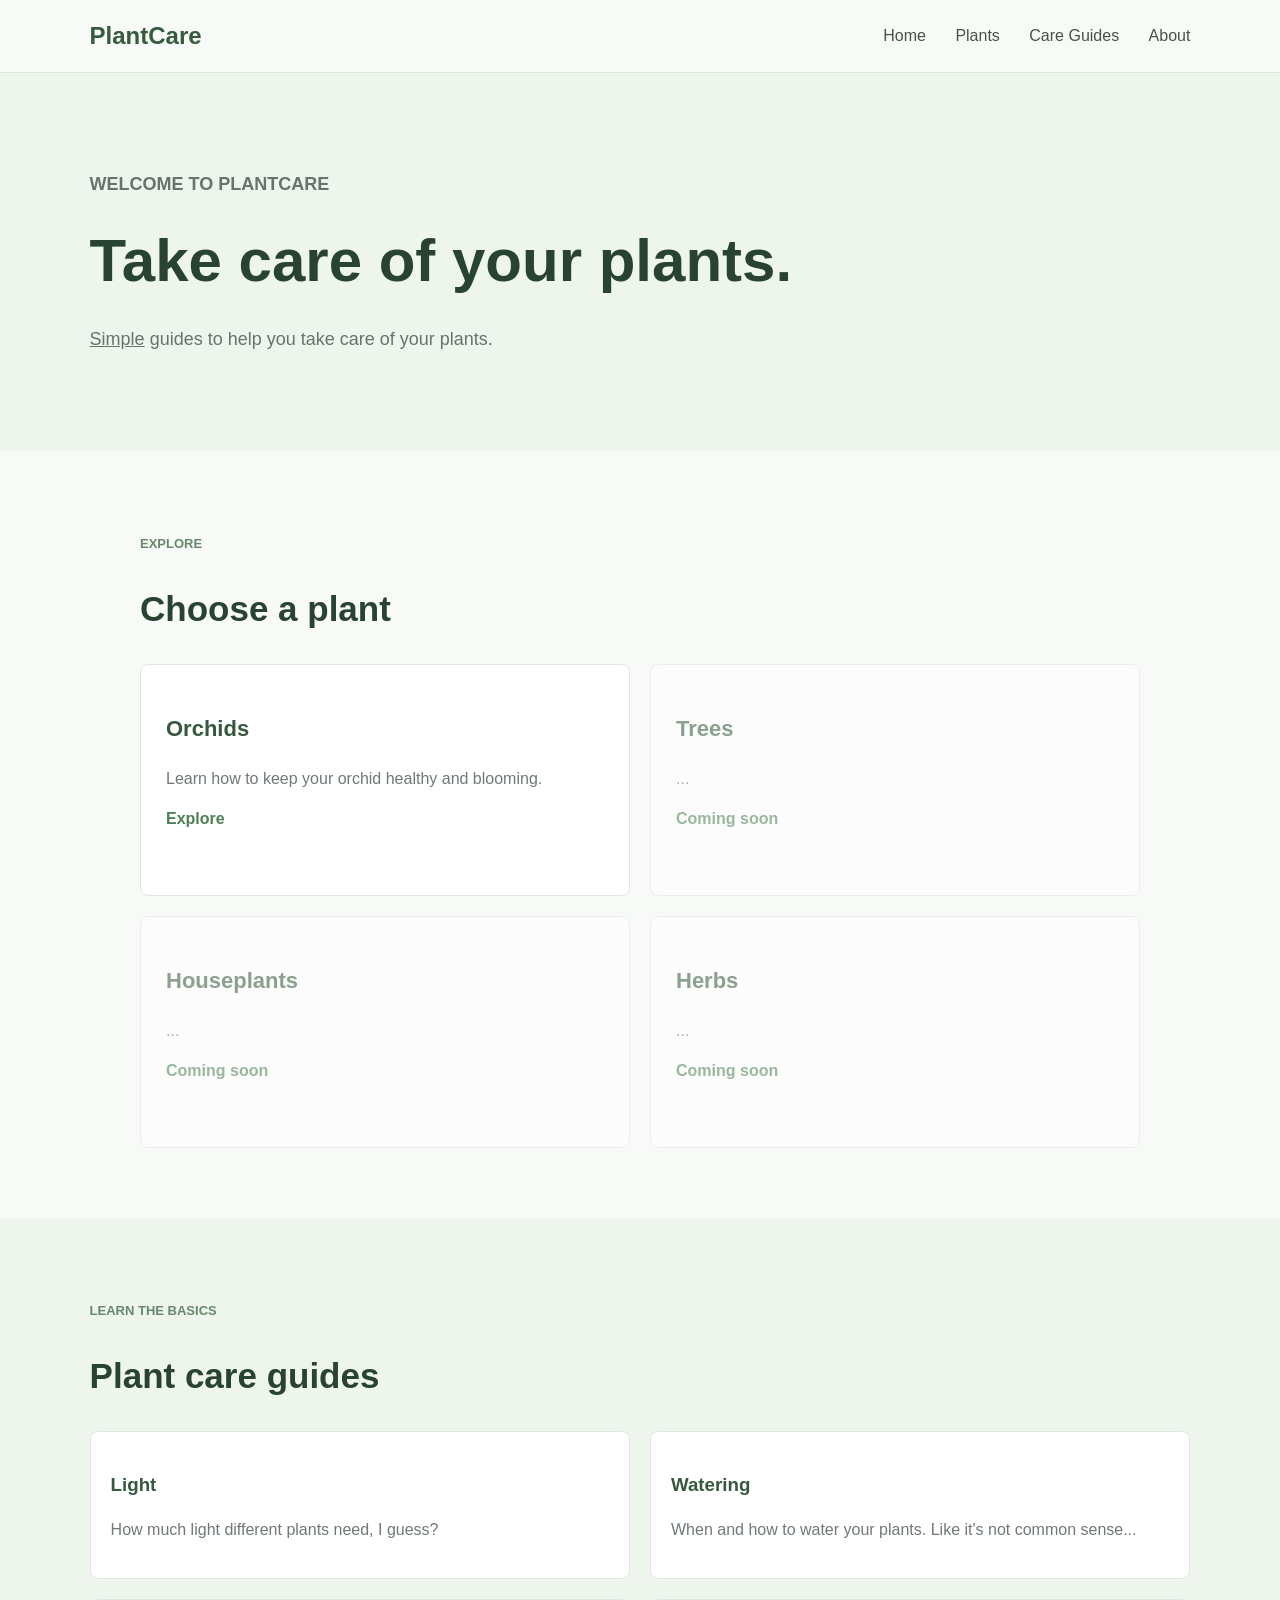
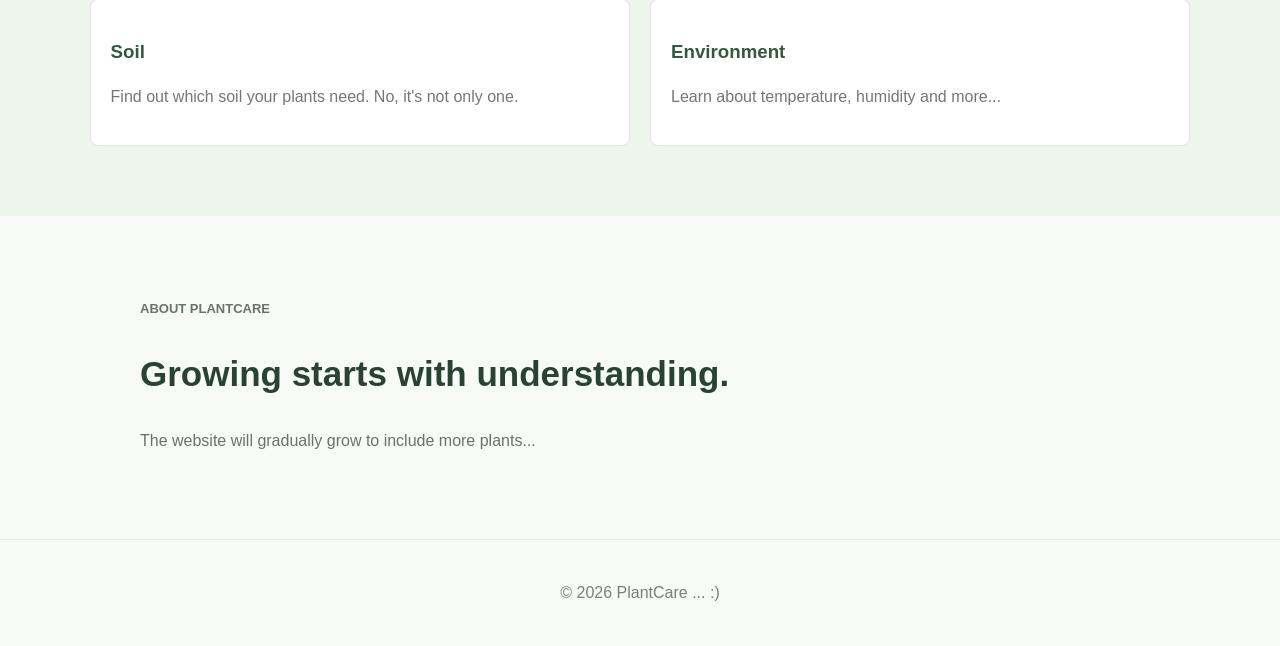
<file: index.html>
<!DOCTYPE html>
<html lang="en">
<head>
    <meta charset="UTF-8">
    <meta name="viewport" content="width=device-width, initial-scale=1.0">
    <title>PlantCare</title>
    <link rel="stylesheet" href="styles.css">
</head>
<body>
    <header class="header">
        <a href="index.html" class=
        "logo">PlantCare </a>
        <nav>
            <a href="index.html">Home</a>
            <a href="#plants">Plants</a>
            <a href="#guides">Care Guides</a>
            <a href="#about">About</a>
        </nav>
    </header>

    <main>
        <section class="hero">
                <p class="neco">WELCOME TO PLANTCARE</p>
                <h1>Take care of your plants.</h1>
                <p><u>Simple</u> guides to help you take care of your plants.</p>
        </section>

        <section id="plants" class="section">
            <p class="neco">EXPLORE</p>
            <h2>Choose a plant</h2>
            <div class="plant-grid">
                <a href="orchids.html" class="plantcard">
                    <h3>Orchids</h3>
                    <p>Learn how to keep your orchid healthy and blooming.</p>
                    <span>Explore</span>
                </a>

                <div class="plantcard soon">
                    <h3>Trees</h3>
                    <p>...</p>
                    <span>Coming soon</span>
                </div>

                <div class="plantcard soon">
                    <h3>Houseplants</h3>
                    <p>...</p>
                    <span>Coming soon</span>
                </div>

                <div class="plantcard soon">
                    <h3>Herbs</h3>
                    <p>...</p>
                    <span>Coming soon</span>
                </div>
            </div>
        </section>



        <section id="guides" class="section guides">

            <p class="neco">LEARN THE BASICS</p>
            <h2>Plant care guides</h2>
            <div class="guide-grid">
                <div class="guide">
                    <h3>Light</h3>
                    <p>How much light different plants need, I guess?</p>
                </div>

                <div class="guide">
                    <h3>Watering</h3>
                    <p>When and how to water your plants. Like it's not common sense...</p>
                </div>

                <div class="guide">
                    <h3>Soil</h3>
                    <p>Find out which soil your plants need. No, it's not only one.</p>
                </div>

                <div class="guide">
                    <h3>Environment</h3>
                    <p> Learn about temperature, humidity and more...</p>
                </div>
            </div>
        </section>

        <section id="about" class="section about">
            <p class="neco">ABOUT PLANTCARE</p>
            <h2>Growing starts with understanding.</h2>
            <p>The website will gradually grow to include more plants...</p>
        </section>
    </main>

    <footer>

        <p> © 2026 PlantCare ... :&#41</p>

    </footer>

</body>
</html>
</file>
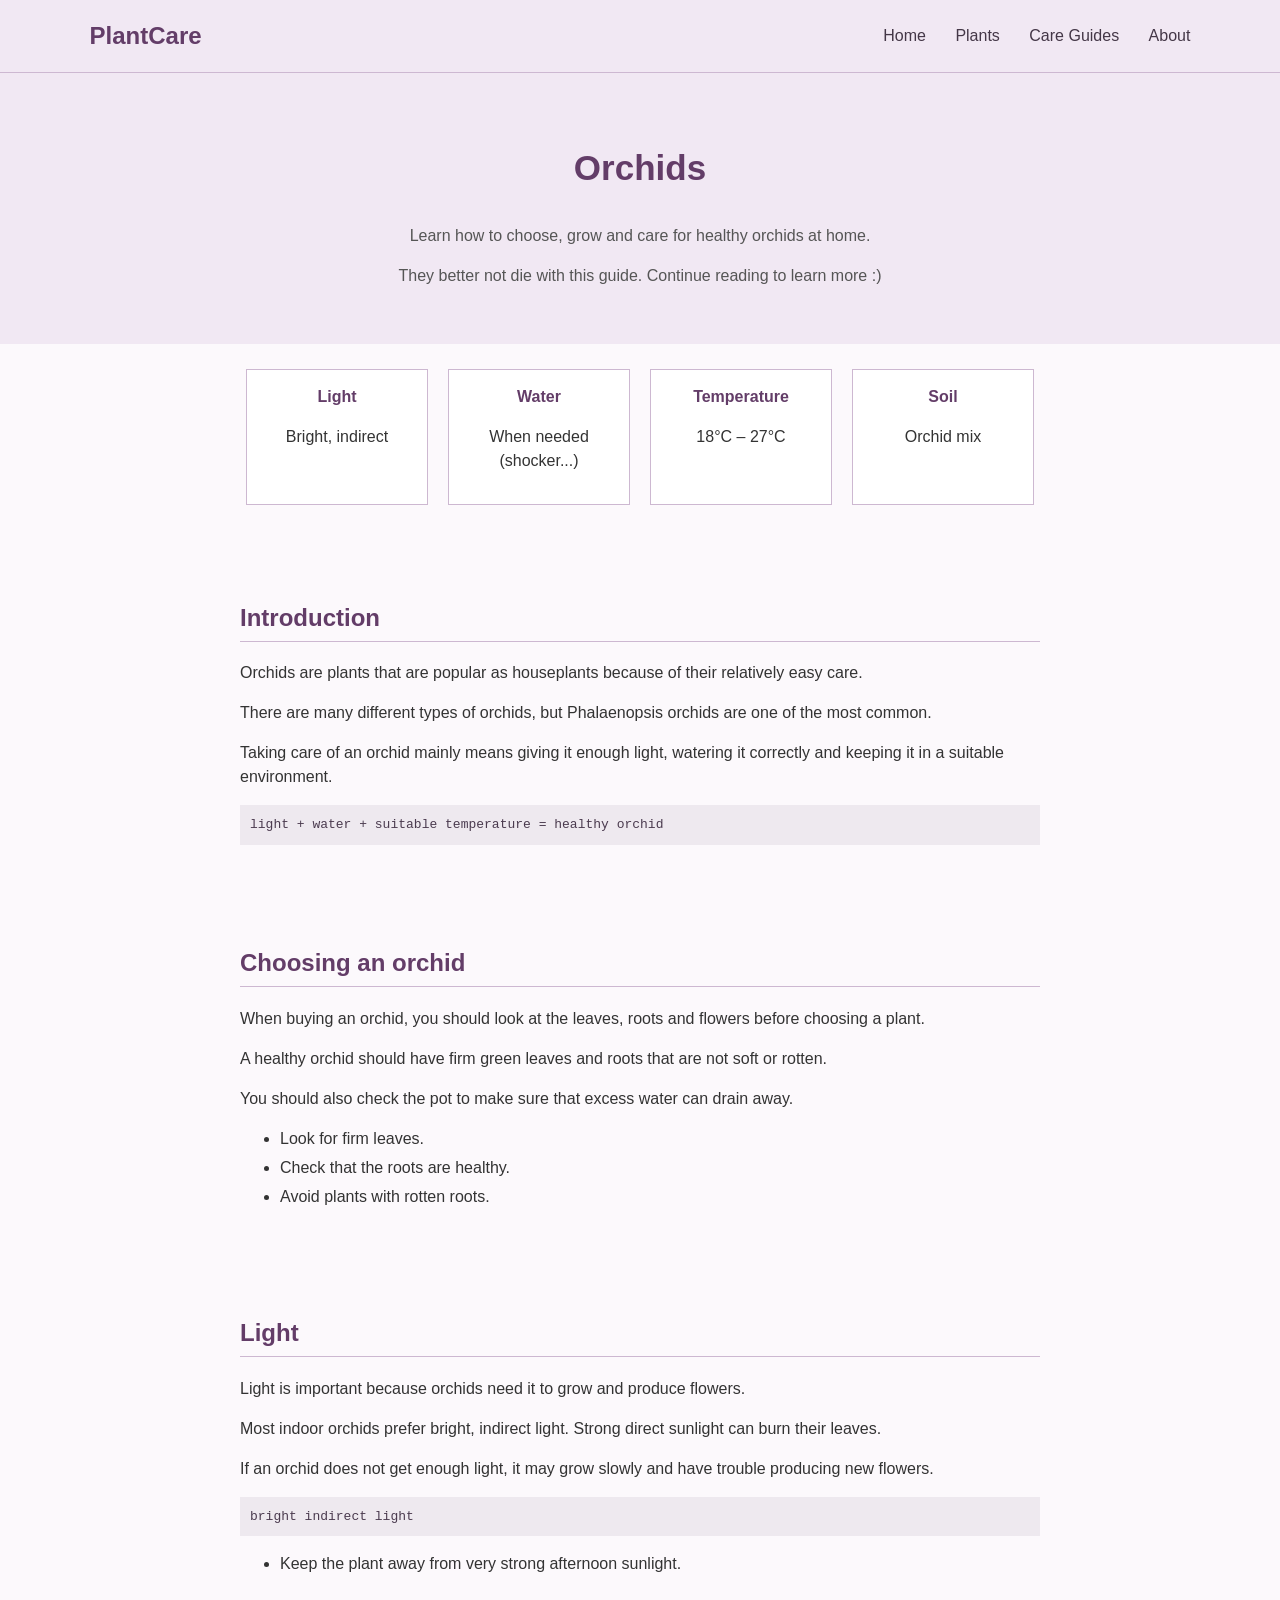
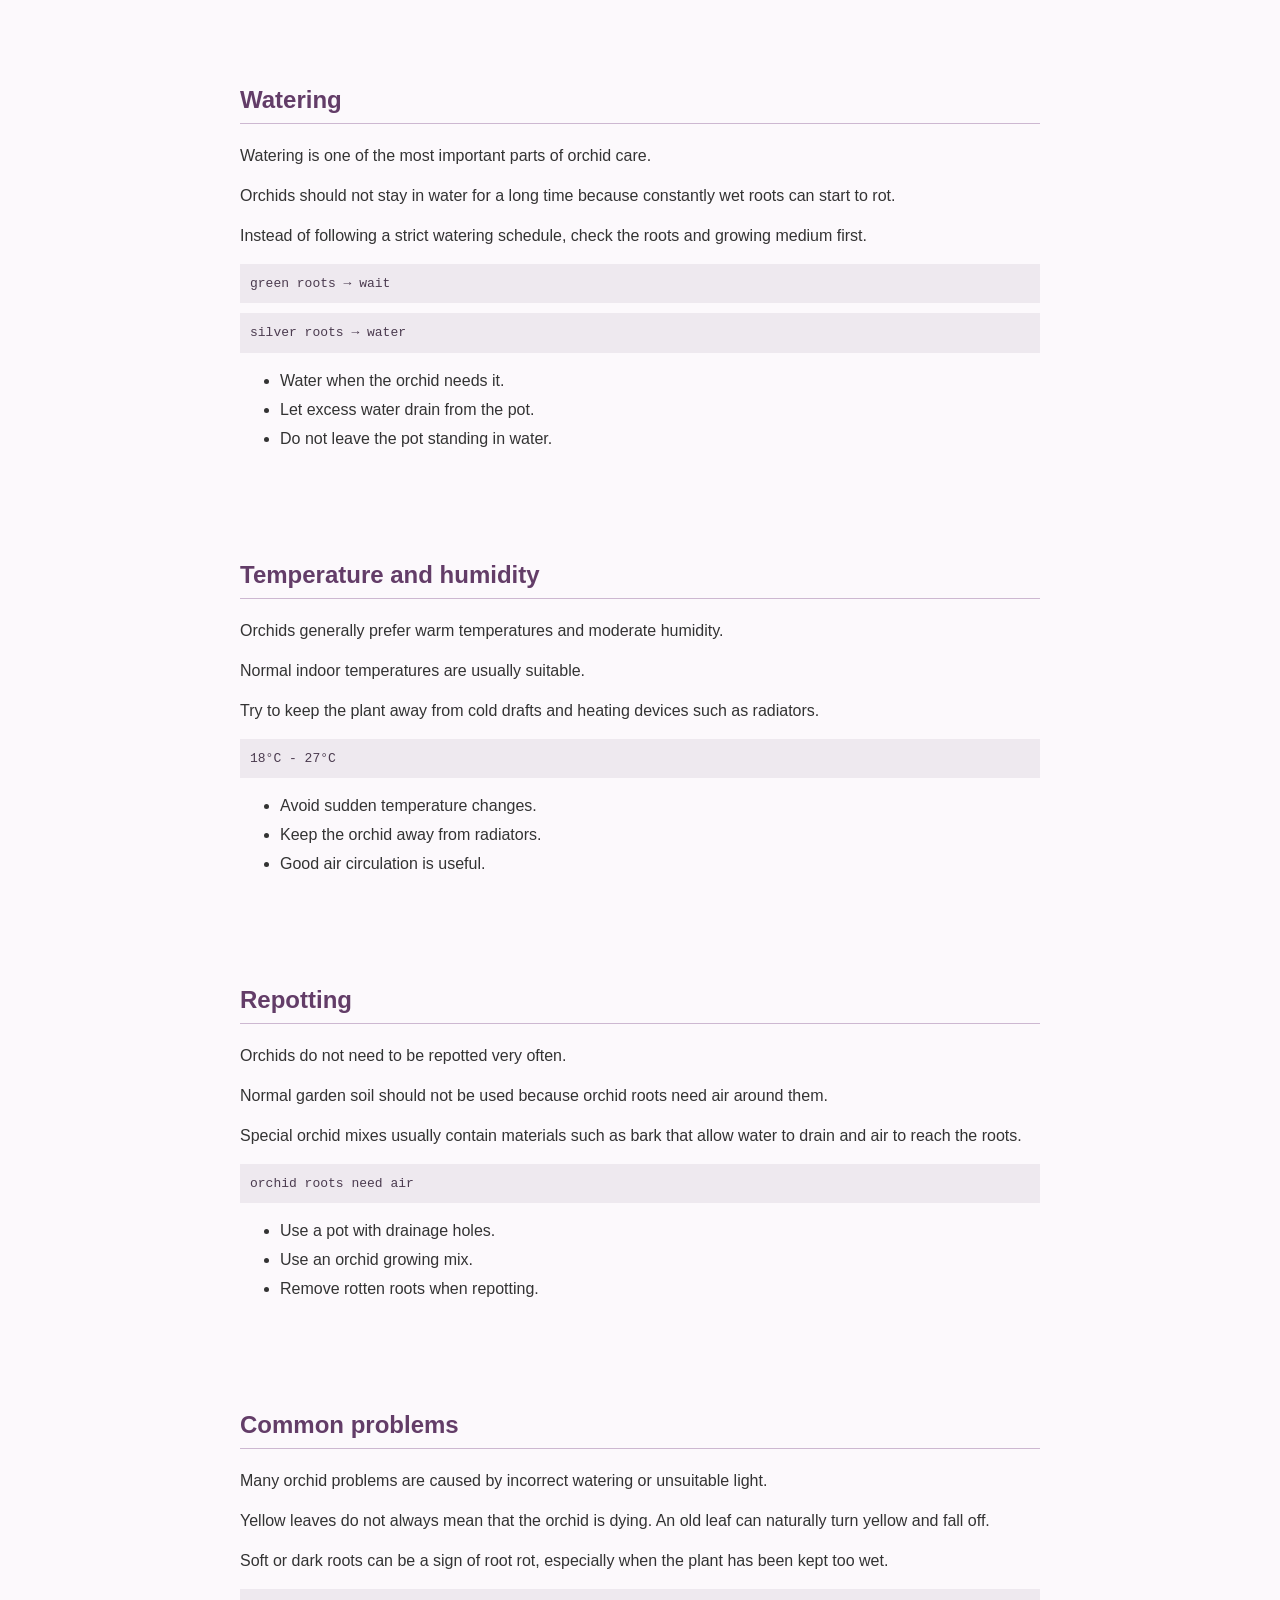
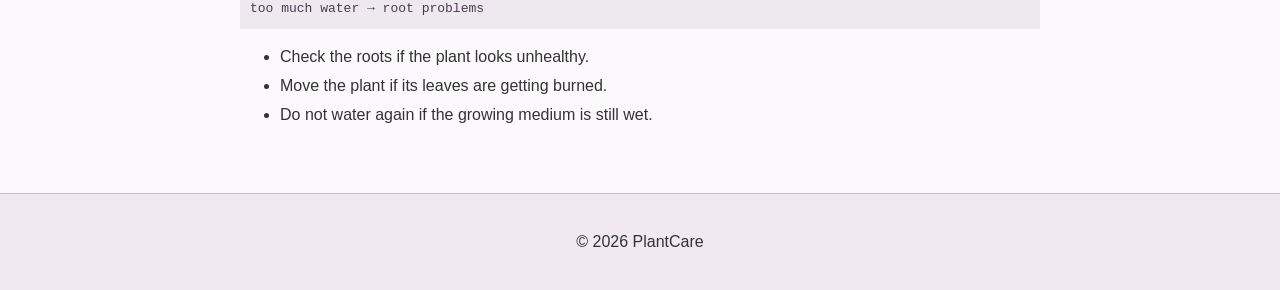
<file: orchids.html>
<!DOCTYPE html>
<html lang="en">
<head>
    <meta charset="UTF-8">
    <meta name="viewport" content="width=device-width, initial-scale=1.0">
    <title>PlantCare - Orchids</title>
    <link rel="stylesheet" href="orchids.css">
</head>

<body>
    <header class="header">
        <a href="index.html" class="logo">PlantCare</a>
        <nav>
            <a href="index.html">Home</a>
            <a href="index.html#plants">Plants</a>
            <a href="index.html#guides">Care Guides</a>
            <a href="index.html#about">About</a>
        </nav>
    </header>

    <main>
        <section class="plant-hero">
            <h1>Orchids</h1>
            <p>Learn how to choose, grow and care for healthy orchids at home.</p>
            <p>They better not die with this guide. Continue reading to learn more :&#41</p>
        </section>
        <section class="quick-info">
            <div>
                <strong>Light</strong>
                <p>Bright, indirect</p>
            </div>

            <div>
                <strong>Water</strong>
                <p>When needed &#40shocker...&#41</p>
            </div>

            <div>
                <strong>Temperature</strong>
                <p>18°C – 27°C</p>
            </div>

            <div>
                <strong>Soil</strong>
                <p>Orchid mix</p>
            </div>
        </section>

        <section class="care-section" id="Introduction">
            <h2>Introduction</h2>
            <p>Orchids are plants that are popular as houseplants because of their relatively easy care.</p>
            <p>There are many different types of orchids, but Phalaenopsis orchids are one of the most common.</p>
            <p>Taking care of an orchid mainly means giving it enough light, watering it correctly and keeping it in a suitable environment.</p>
            <code>light + water + suitable temperature = healthy orchid</code>
        </section>

        <section class="care-section" id="Choosing_an_orchid">
            <h2>Choosing an orchid</h2>
            <p>When buying an orchid, you should look at the leaves, roots and flowers before choosing a plant.</p>
            <p>A healthy orchid should have firm green leaves and roots that are not soft or rotten.</p>
            <p>You should also check the pot to make sure that excess water can drain away.</p>
            <ul>
                <li>Look for firm leaves.</li>
                <li>Check that the roots are healthy.</li>
                <li>Avoid plants with rotten roots.</li>
            </ul>
        </section>

        <section class="care-section" id="Light">
            <h2>Light</h2>
            <p>Light is important because orchids need it to grow and produce flowers.</p>
            <p>Most indoor orchids prefer bright, indirect light. Strong direct sunlight can burn their leaves.</p>
            <p>If an orchid does not get enough light, it may grow slowly and have trouble producing new flowers.</p>
            <code>bright indirect light</code>

            <ul>
                <li>Keep the plant away from very strong afternoon sunlight.</li>
            </ul>
        </section>

        <section class="care-section" id="Watering">
            <h2>Watering</h2>
            <p>Watering is one of the most important parts of orchid care.</p>
            <p>Orchids should not stay in water for a long time because constantly wet roots can start to rot.</p>
            <p>Instead of following a strict watering schedule, check the roots and growing medium first.</p>
            <code>green roots → wait</code>
            <code>silver roots → water</code>

            <ul>
                <li>Water when the orchid needs it.</li>
                <li>Let excess water drain from the pot.</li>
                <li>Do not leave the pot standing in water.</li>
            </ul>
        </section>

        <section class="care-section" id="Temperature_and_humidity">
            <h2>Temperature and humidity</h2>
            <p>Orchids generally prefer warm temperatures and moderate humidity.</p>
            <p>Normal indoor temperatures are usually suitable.</p>
            <p>Try to keep the plant away from cold drafts and heating devices such as radiators.</p>
            <code>18°C - 27°C</code>

            <ul>
                <li>Avoid sudden temperature changes.</li>
                <li>Keep the orchid away from radiators.</li>
                <li>Good air circulation is useful.</li>
            </ul>
        </section>

        <section class="care-section" id="Repotting">
            <h2>Repotting</h2>
            <p>Orchids do not need to be repotted very often.</p>
            <p>Normal garden soil should not be used because orchid roots need air around them.</p>
            <p>Special orchid mixes usually contain materials such as bark that allow water to drain and air to reach the roots.</p>
            <code>orchid roots need air</code>

            <ul>
                <li>Use a pot with drainage holes.</li>
                <li>Use an orchid growing mix.</li>
                <li>Remove rotten roots when repotting.</li>
            </ul>
        </section>

        <section class="care-section" id="Common_problems">
            <h2>Common problems</h2>
            <p>Many orchid problems are caused by incorrect watering or unsuitable light.</p>
            <p>Yellow leaves do not always mean that the orchid is dying. An old leaf can naturally turn yellow and fall off.</p>
            <p>Soft or dark roots can be a sign of root rot, especially when the plant has been kept too wet.</p>
            <code>too much water → root problems</code>

            <ul>
                <li>Check the roots if the plant looks unhealthy.</li>
                <li>Move the plant if its leaves are getting burned.</li>
                <li>Do not water again if the growing medium is still wet.</li>
            </ul>
        </section>

    </main>

    <footer>
        <p>© 2026 PlantCare</p>
    </footer>

</body>
</html>
</file>
<file: styles.css>
body {
    font-family: Arial, sans-serif;
    line-height: 1.5;
    margin: 0;
    color: #2f3a32;
    background-color: #f8faf7;
}



.header {
    display: flex;
    justify-content: space-between;
    align-items: center;
    padding: 18px 7%;
    background-color: #f8faf7;
    border-bottom: 1px solid #dfe7df;
}

.logo {
    font-size: 24px;
    font-weight: bold;
    color: #365c40;
    text-decoration: none;
}

nav a {
    margin-left: 25px;
    color: #465348;
    text-decoration: none;
}

nav a:hover {
    color: #4d8058;
}



.hero {
    padding: 80px 7%;
    background-color: #edf5ed;
}

.neco {
    color: #66896d;
    font-size: 13px;
    font-weight: bold;
}

.hero h1 {
    font-size: 60px;
    color: #294332;
    margin: 10px 0 20px;
}

.hero p {
    color: #68736a;
    font-size: 18px;
}


.section {
    max-width: 1000px;
    margin: auto;
    padding: 70px 7%;
}

.section h2 {
    color: #294332;
    font-size: 35px;
}

.section-intro {
    color: #69746b;
}


.plant-grid {
    display: grid;
    grid-template-columns: repeat(2, 1fr);
    gap: 20px;
}

.plantcard {
    padding: 25px;
    min-height: 180px;
    border: 1px solid #dfe7df;
    border-radius: 8px;
    background-color: white;
    text-decoration: none;
}

.plantcard:hover {
    border-color: #9fbea4;
}

.plantcard h3 {
    color: #35583e;
    font-size: 22px;
}

.plantcard p {
    color: #707a72;
}

.plantcard span {
    color: #4d8058;
    font-weight: bold;
}

.soon {
    opacity: 0.55;
}



.guides {
    max-width: none;
    background-color: #edf5ed;
}

.guide-grid {
    margin: auto;
    display: grid;
    grid-template-columns: repeat(2, 1fr);
    gap: 20px;
}

.guide {
    padding: 20px;
    background-color: white;
    border: 1px solid #dfe7df;
    border-radius: 8px;
}

.guide h3 {
    color: #35583e;
}

.guide p {
    color: #707a72;
}


.about {
    max-width: 1000px;
}

.about p {
    color: #68736a;
}



footer {
    text-align: center;
    padding: 25px;
    background-color: #f8faf7;
    border-top: 1px solid #dfe7df;
    color: #788178;
}



@media (max-width: 700px) { 
    .header { display: block; text-align: center; } 
    nav { margin-top: 15px; } 
    nav a { margin: 0 8px; } 
    .plant-grid { grid-template-columns: 1fr; } 
    .guide-grid { grid-template-columns: 1fr; } 
    .hero h1 { font-size: 40px; } 
}
</file>
<file: orchids.css>
body {
    font-family: Arial, sans-serif;
    line-height: 1.5;
    margin: 0;
    background-color: #fcf9fc;
    color: #333;
}

.header {
    display: flex;
    justify-content: space-between;
    align-items: center;
    padding: 18px 7%;
    background-color: #f1e8f3;
    border-bottom: 1px solid #cdb8d1;
}

.logo {
    font-size: 24px;
    font-weight: bold;
    color: #633d68;
    text-decoration: none;
}

nav a {
    margin-left: 25px;
    color: #443747;
    text-decoration: none;
}

nav a:hover {
    color: #633d68;
}

.plant-hero {
    text-align: center;
    padding: 40px 20px;
    background-color: #f1e8f3;
}

.plant-hero h1 {
    color: #633d68;
    font-size: 35px;
}

.plant-hero p {
    color: #555;
}

.quick-info {
    display: flex;
    justify-content: center;
    gap: 20px;
    padding: 25px;
}

.quick-info div {
    text-align: center;
    padding: 15px;
    width: 150px;
    border: 1px solid #cdb8d1;
    background-color: white;
}


.quick-info strong {
    color: #633d68;
}

.care-section {
    max-width: 800px;
    margin: 30px auto;
    padding: 20px;
}

.care-section h2 {
    color: #633d68;
    border-bottom: 1px solid #cdb8d1;
    padding-bottom: 5px;
}

code {
    display: block;
    background-color: #eee9ef;
    padding: 10px;
    margin: 10px 0;
    color: #4b3b4f;
}

li {
    margin: 5px 0;
}

footer {
    text-align: center;
    padding: 20px;
    background-color: #f1e8f3;
    border-top: 1px solid #cdb8d1;
}

@media (max-width: 700px) { 
    .header { 
        display: block; 
        text-align: center; 
    } 

    nav { 
        margin-top: 15px; 
    } 

    nav a { 
        margin: 0 5px; 
    } 
    
    .quick-info { 
        display: block; 
    } 
    
    .quick-info div { 
        margin: 10px auto; 
    } 
    
    .care-section { 
        margin: 20px; 
    } 
}
</file>
